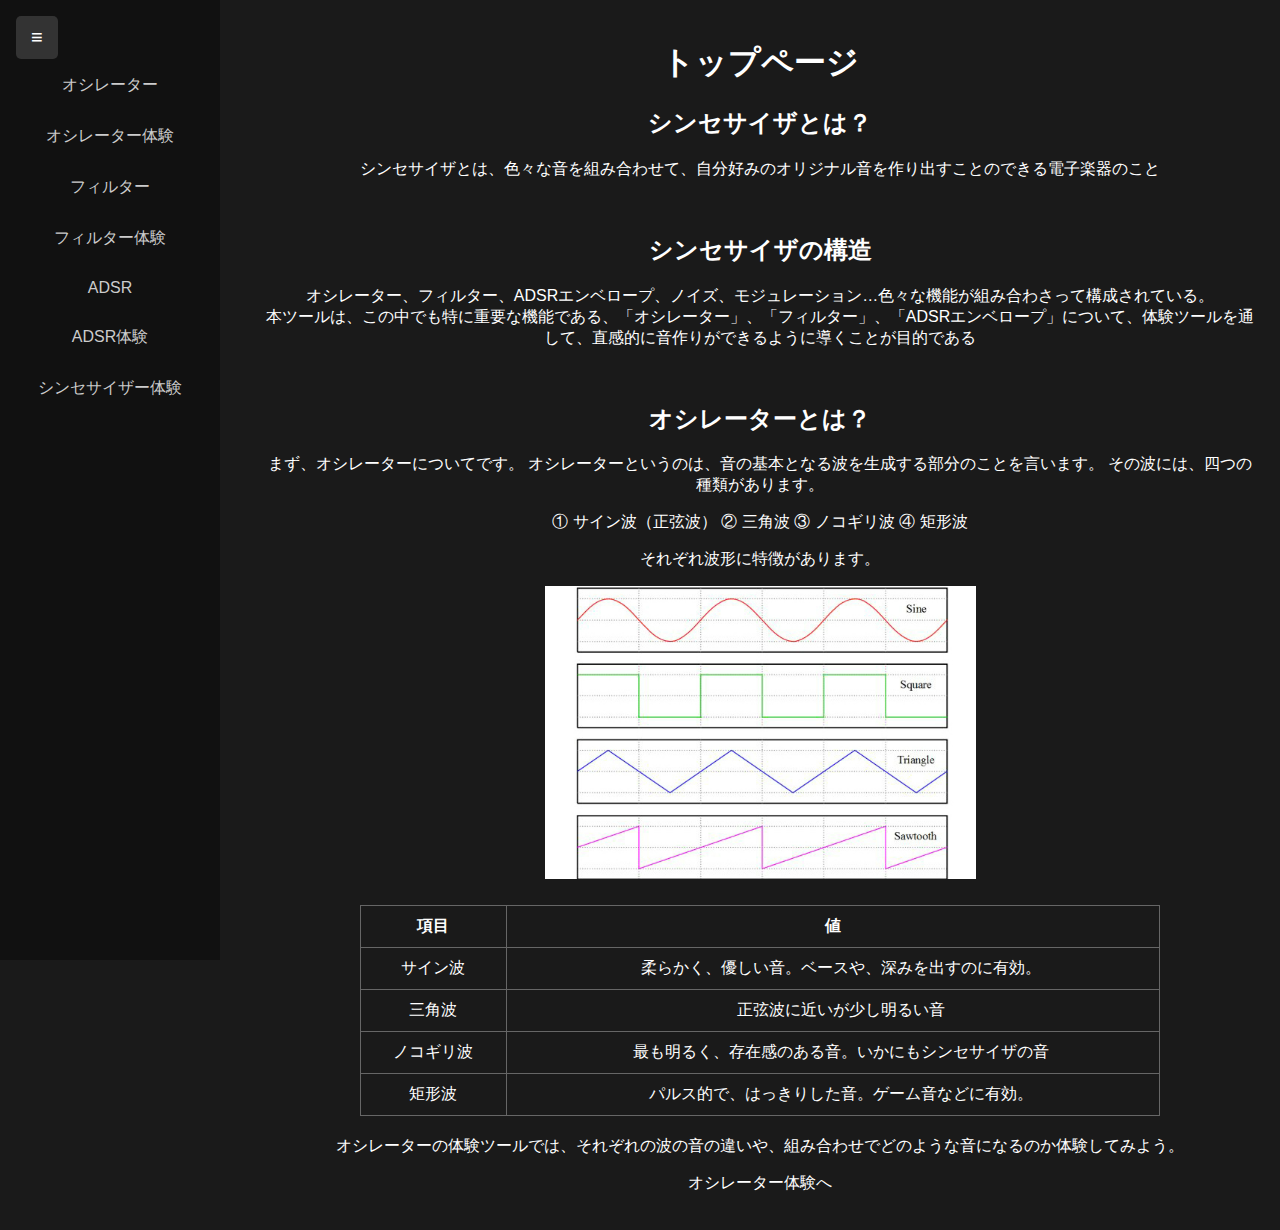
<file: index.html>
﻿<!DOCTYPE html>
<html lang="ja">
<head>
  <meta charset="UTF-8">
  <title>トップページ</title>
  <link rel="stylesheet" href="sidebar.css">
  <script src="sidebar.js" defer></script>
<style>
    body {
      font-family: sans-serif;
      text-align: center;
      
    }
   table {
    border-collapse: collapse;
    margin: 20px auto; /* ← テーブル全体を中央表示 */
    width: 80%;
  }
    th, td {
    border: 1px solid #666;
    padding: 10px;
    text-align: center;       /* ← 横方向中央揃え */
    vertical-align: middle;   /* ← 縦方向中央揃え */
  }
</style>
</head>
<body>

  <!-- 折りたたみボタン -->
  <button id="sidebarToggle">≡</button>

  <!-- サイドバー（目次） -->
  <div id="sidebar" class="">
    <a href="index.html">オシレーター</a>
	<a href="oscillator.html">オシレーター体験</a>
    <a href="page1.html">フィルター</a>
	<a href="filter.html">フィルター体験</a>
    <a href="page2.html">ADSR</a>
	<a href="ADSR.html">ADSR体験</a>
	<a href="synthe-taiken.html">シンセサイザー体験</a>
  </div>

  <!-- メインコンテンツ -->
  <div style="margin-left:240px; padding:20px;">
    <h1>トップページ</h1>
    <h2>シンセサイザとは？</h2>
	 <p>シンセサイザとは、色々な音を組み合わせて、自分好みのオリジナル音を作り出すことのできる電子楽器のこと</p>
</br>
    <h2>シンセサイザの構造</h2>
	 <p>オシレーター、フィルター、ADSRエンベロープ、ノイズ、モジュレーション…色々な機能が組み合わさって構成されている。</br>本ツールは、この中でも特に重要な機能である、「オシレーター」、「フィルター」、「ADSRエンベロープ」について、体験ツールを通して、直感的に音作りができるように導くことが目的である</p>
</br>  
<h2>オシレーターとは？</h2>
 <p>まず、オシレーターについてです。
オシレーターというのは、音の基本となる波を生成する部分のことを言います。
その波には、四つの種類があります。
</p>
<p>①	サイン波（正弦波）
②	三角波
③	ノコギリ波
④	矩形波
</p>
<p>それぞれ波形に特徴があります。</p>

<img src="wave.png">
<table>
  <tr>
    <th>項目</th>
    <th>値</th>
  </tr>
  <tr>
    <td>サイン波　</td>
    <td>　柔らかく、優しい音。ベースや、深みを出すのに有効。</td>
  </tr>
  <tr>
    <td>三角波　</td>
    <td>　正弦波に近いが少し明るい音</td>
  </tr>
　<tr>
    <td>ノコギリ波</td>
    <td>　最も明るく、存在感のある音。いかにもシンセサイザの音</td>
  </tr>
　<tr>
    <td>矩形波　</td>
    <td>　パルス的で、はっきりした音。ゲーム音などに有効。</td>
  </tr>
</table>


<p>オシレーターの体験ツールでは、それぞれの波の音の違いや、組み合わせでどのような音になるのか体験してみよう。</p>
<p onclick="location.href='oscillator.html'" style="cursor: pointer;">
   オシレーター体験へ
</p>
</div>

</body>
</html>
</file>
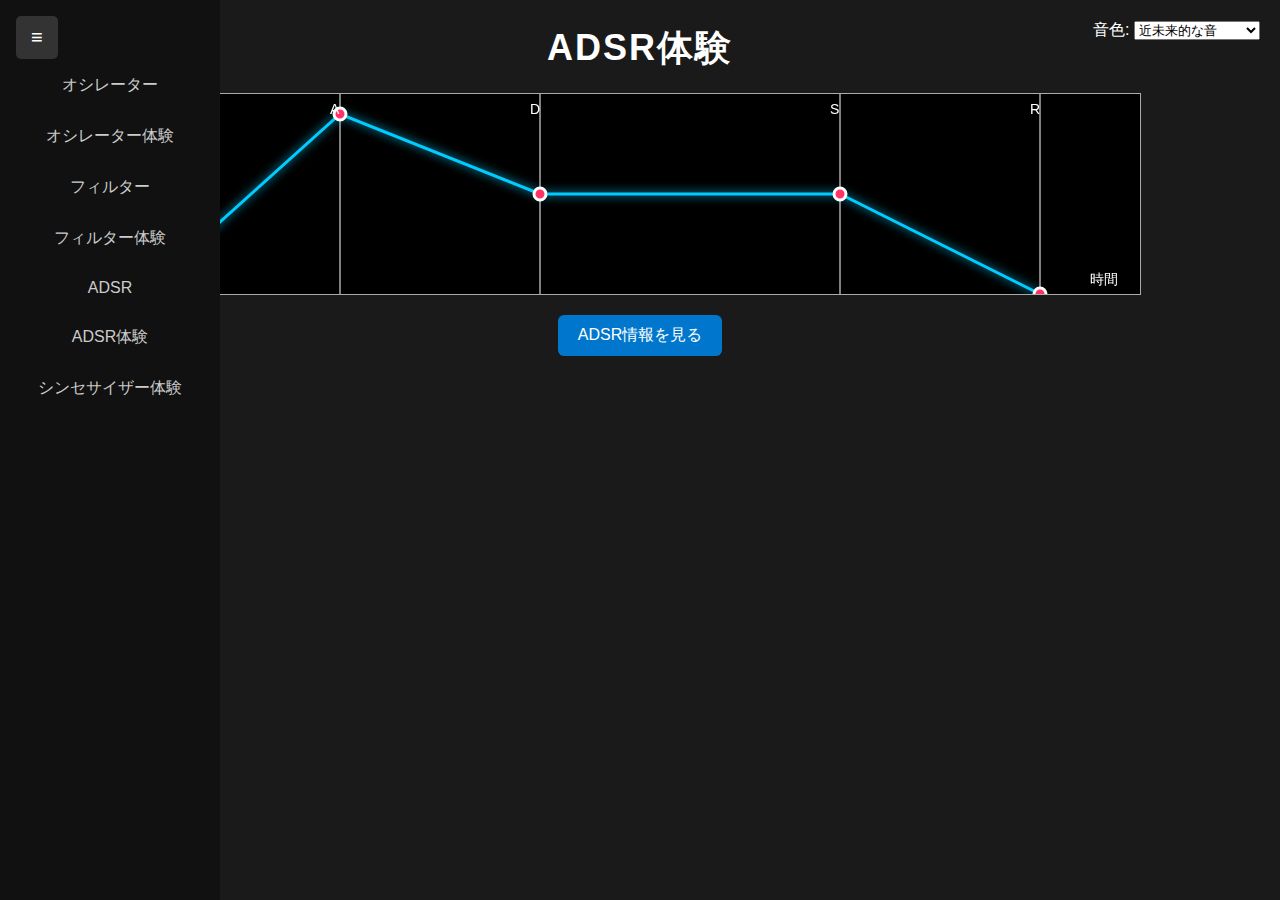
<file: ADSR.html>
﻿<!DOCTYPE html>
<html lang="ja">
<head>
  <meta charset="UTF-8">
  <title>ADSR体験</title>
<link rel="stylesheet" href="sidebar.css">
  <script src="sidebar.js" defer></script>
  <style>
    body {
      font-family: sans-serif;
      text-align: center;
      
    }
   table {
    border-collapse: collapse;
    margin: 20px auto; /* ← テーブル全体を中央表示 */
    width: 80%;
  }
    th, td {
    border: 1px solid #666;
    padding: 10px;
    text-align: center;       /* ← 横方向中央揃え */
    vertical-align: middle;   /* ← 縦方向中央揃え */
  }
	{
      font-family: "Segoe UI", sans-serif;
      background: #f4f4f4;
      padding: 20px;
    }

    h1 {
      text-align: center;
      font-size: 36px;
      font-weight: bold;
      letter-spacing: 2px;
      
      font-family: "Segoe UI", sans-serif;
      margin-bottom: 10px;
    }

    canvas {
      display: block;
      margin: 20px auto;
      width: 1000px;
      height: 200px;
      background: black;
      transition: none;
      border: 1px solid #aaa;
    }

    .controls {
      text-align: center;
    }

    .top-right {
      position: absolute;
      top: 20px;
      right: 20px;
    }

    #adsrInfoBtn {
      display: block;
      margin: 20px auto;
      padding: 10px 20px;
      font-size: 16px;
      background-color: #0077cc;
      color: white;
      border: none;
      border-radius: 6px;
      cursor: pointer;
    }

    #adsrInfo {
      text-align: center;
      font-family: monospace;
      margin-top: 10px;
      font-size: 15px;
    }
  </style>
  <meta name="viewport" content="width=device-width, initial-scale=1.0, user-scalable=no">

</head>
<body>
<!-- 折りたたみボタン -->
  <button id="sidebarToggle">≡</button>

  <!-- サイドバー（目次） -->
  <div id="sidebar" class="">
    <a href="index.html">オシレーター</a>
	<a href="oscillator.html">オシレーター体験</a>
    <a href="page1.html">フィルター</a>
	<a href="filter.html">フィルター体験</a>
    <a href="page2.html">ADSR</a>
	<a href="ADSR.html">ADSR体験</a>
	<a href="synthe-taiken.html">シンセサイザー体験</a>
  </div>
  <h1>ADSR体験</h1>

  <div class="top-right">
    <label for="soundType">音色:</label>
    <select id="soundType">
      <option value="futuristic">近未来的な音</option>
      <option value="classic">クラシックシンセ</option>
      <option value="bright">明るい音</option>
      <option value="retro">レトロゲーム音</option>
      <option value="pad">シンセパッド</option>
      <option value="bass">ベースサウンド</option>
      <option value="lead">リードサウンド</option>
      <option value="organ">オルガン風</option>
      <option value="plucked">プラック音</option>
      <option value="soft">柔らかい音</option>
    </select>
  </div>

  <canvas id="adsrCanvas" width="1000" height="200"></canvas>

  <button id="adsrInfoBtn">ADSR情報を見る</button>
  <div id="adsrInfo"></div>

  <script>
    const canvas = document.getElementById("adsrCanvas");
    const ctx = canvas.getContext("2d");
    const audioCtx = new (window.AudioContext || window.webkitAudioContext)();

    let points = [
      { x: 0, y: canvas.height },
      { x: 200, y: 20 },
      { x: 400, y: 100 },
      { x: 700, y: 100 },
      { x: 900, y: canvas.height }
    ];

    let draggingPoint = null;
    let wasDragged = false;
    let currentOscillator = null;
    let currentLFO = null;

    canvas.addEventListener("pointerdown", onPointerDown);
    canvas.addEventListener("pointermove", onPointerMove);
    window.addEventListener("pointerup", (e) => {
  if (draggingPoint !== null) {
    if (wasDragged) {
      stopCurrentSound();
      playEnvelopeFromGraph();
    }
    draggingPoint = null;
    wasDragged = false;
  }
});


function stopCurrentSound() {
  if (currentOscillator) {
    try {
      currentOscillator.stop();
    } catch (e) {}
    currentOscillator.disconnect();
    currentOscillator = null;
  }
  if (currentLFO) {
    try {
      currentLFO.stop();
    } catch (e) {}
    currentLFO.disconnect();
    currentLFO = null;
  }
}








function onPointerDown(e) {
  // ここで再開（スマホ対応）
  if (audioCtx.state === 'suspended') {
    audioCtx.resume();
  }

  const pos = getMousePos(e);
  for (let i = 1; i < points.length; i++) {
    const dx = pos.x - points[i].x;
    const dy = pos.y - points[i].y;
    if (dx * dx + dy * dy < 100) {
      draggingPoint = i;
      wasDragged = false;
      break;
    }
  }
}




    function getGraphColor(soundType) {
  const colorMap = {
    futuristic: "#00ccff",
    classic: "#ffcc00",
    bright: "#66ff66",
    retro: "#ff6699",
    pad: "#ccccff",
    bass: "#ff884d",
    lead: "#ff4444",
    organ: "#66ffff",
    plucked: "#ffff66",
    soft: "#eeeeee"
  };
  return colorMap[soundType] || "#00ccff"; // デフォルト色
}

    function onPointerMove(e) {
      if (draggingPoint === null) return;
      wasDragged = true;
      const pos = getMousePos(e);
      const minX = draggingPoint > 0 ? points[draggingPoint - 1].x + 10 : 0;
      const maxX = draggingPoint < points.length - 1 ? points[draggingPoint + 1].x - 10 : canvas.width;
      points[draggingPoint].x = Math.max(minX, Math.min(maxX, pos.x));

      if (draggingPoint === 2 || draggingPoint === 3) {
        const newY = Math.max(0, Math.min(canvas.height, pos.y));
        points[draggingPoint].y = newY;
        if (draggingPoint === 3) points[2].y = newY;
        if (draggingPoint === 2) points[3].y = newY;
      }

      drawADSR();
    }

    function getMousePos(e) {
      const rect = canvas.getBoundingClientRect();
      return {
        x: e.clientX - rect.left,
        y: e.clientY - rect.top
      };
    }

    function drawADSR() {
  ctx.clearRect(0, 0, canvas.width, canvas.height);

  // 現在の音色に応じた色を取得
  const soundType = document.getElementById("soundType").value;
  const graphColor = getGraphColor(soundType);

  // 縦線（白）
  ctx.strokeStyle = "white";
  ctx.lineWidth = 1;
  for (let i = 1; i < points.length; i++) {
    ctx.beginPath();
    ctx.moveTo(points[i].x, 0);
    ctx.lineTo(points[i].x, canvas.height);
    ctx.stroke();
  }

  // ADSRライン
  ctx.beginPath();
  ctx.moveTo(points[0].x, points[0].y);
  for (let i = 1; i < points.length; i++) {
    ctx.lineTo(points[i].x, points[i].y);
  }
  ctx.strokeStyle = graphColor;
  ctx.lineWidth = 3;
  ctx.shadowBlur = 10;
  ctx.shadowColor = graphColor;
  ctx.stroke();
  ctx.shadowBlur = 0;

  // ポイント描画（そのまま）
  for (let i = 1; i < 5; i++) {
    ctx.beginPath();
    ctx.arc(points[i].x, points[i].y, 6, 0, Math.PI * 2);
    ctx.fillStyle = "#ff3366";
    ctx.fill();
    ctx.strokeStyle = "#fff";
    ctx.stroke();
  }

  // ラベルと軸ラベル（そのまま）
  ctx.fillStyle = "white";
  ctx.font = "14px sans-serif";
  ctx.fillText("A", points[1].x - 10, 20);
  ctx.fillText("D", points[2].x - 10, 20);
  ctx.fillText("S", points[3].x - 10, 20);
  ctx.fillText("R", points[4].x - 10, 20);

  ctx.save();
  ctx.translate(20, canvas.height / 2);
  ctx.rotate(-Math.PI / 2);
  ctx.textAlign = "center";
  ctx.fillText("音量", 0, 0);
  ctx.restore();
  ctx.fillText("時間", canvas.width - 50, canvas.height - 10);
}


    function getADSRFromGraph() {
      const unitTime = 0.005;
      const height = canvas.height;
      const a = (points[1].x - points[0].x) * unitTime;
      const d = (points[2].x - points[1].x) * unitTime;
      const s = 1 - (points[2].y / height);
      const sustainDuration = (points[3].x - points[2].x) * unitTime;
      const r = (points[4].x - points[3].x) * unitTime;
      return { a, d, s, sustainDuration, r };
    }

    function playEnvelopeFromGraph() {
      stopCurrentSound();
      const { a, d, s, sustainDuration, r } = getADSRFromGraph();
      const now = audioCtx.currentTime;
      const soundType = document.getElementById("soundType").value;

      const gain = audioCtx.createGain();
      gain.gain.setValueAtTime(0, now);
      gain.connect(audioCtx.destination);

      const osc = audioCtx.createOscillator();
      let lfo = null;
      let lfoGain = null;

      if (soundType === "futuristic") {
        osc.type = "sawtooth";
        lfo = audioCtx.createOscillator();
        lfo.frequency.setValueAtTime(12, now);
        lfoGain = audioCtx.createGain();
        lfoGain.gain.setValueAtTime(40, now);
        lfo.connect(lfoGain).connect(osc.detune);
        lfo.start(now);
        lfo.stop(now + a + d + sustainDuration + r);
      } else {
        osc.type = {
          classic: "square",
          bright: "triangle",
          retro: "square",
          pad: "sine",
          bass: "sawtooth",
          lead: "sawtooth",
          organ: "triangle",
          plucked: "square",
          soft: "sine"
        }[soundType] || "sine";
      }

      osc.connect(gain);
      osc.start(now);
      osc.stop(now + a + d + sustainDuration + r);
      gain.gain.linearRampToValueAtTime(0.3, now + a);
      gain.gain.linearRampToValueAtTime(s * 0.3, now + a + d);
      gain.gain.setValueAtTime(s * 0.3, now + a + d + sustainDuration);
      gain.gain.linearRampToValueAtTime(0, now + a + d + sustainDuration + r);

      currentOscillator = osc;
      currentLFO = lfo;
    }

    // $2705 ADSR情報ボタン機能
    document.getElementById("adsrInfoBtn").addEventListener("click", () => {
  const { a, d, s, sustainDuration, r } = getADSRFromGraph();
  document.getElementById("adsrInfo").innerHTML =
    `アタック：${a.toFixed(3)} 秒<br>` +
    `ディケイ：${d.toFixed(3)} 秒<br>` +
    `サステイン：${(s * 100).toFixed(1)} %<br>` +
    `サステイン時間：${sustainDuration.toFixed(3)} 秒<br>` +
    `リリース：${r.toFixed(3)} 秒`;
});

document.getElementById("soundType").addEventListener("change", () => {
  drawADSR();
});

    drawADSR();

    // スマホ操作でもスクロールさせない
canvas.addEventListener("touchstart", e => e.preventDefault(), { passive: false });
canvas.addEventListener("touchmove", e => e.preventDefault(), { passive: false });

// pointerupをcanvasとwindow両方で受け取る
canvas.addEventListener("pointerup", onPointerUp);
window.addEventListener("pointerup", onPointerUp);

function onPointerUp(e) {
  if (draggingPoint !== null) {
    if (wasDragged) {
      stopCurrentSound();
      playEnvelopeFromGraph();
    }
    draggingPoint = null;
    wasDragged = false;
  }
}

  </script>
</body>
</html>
</file>
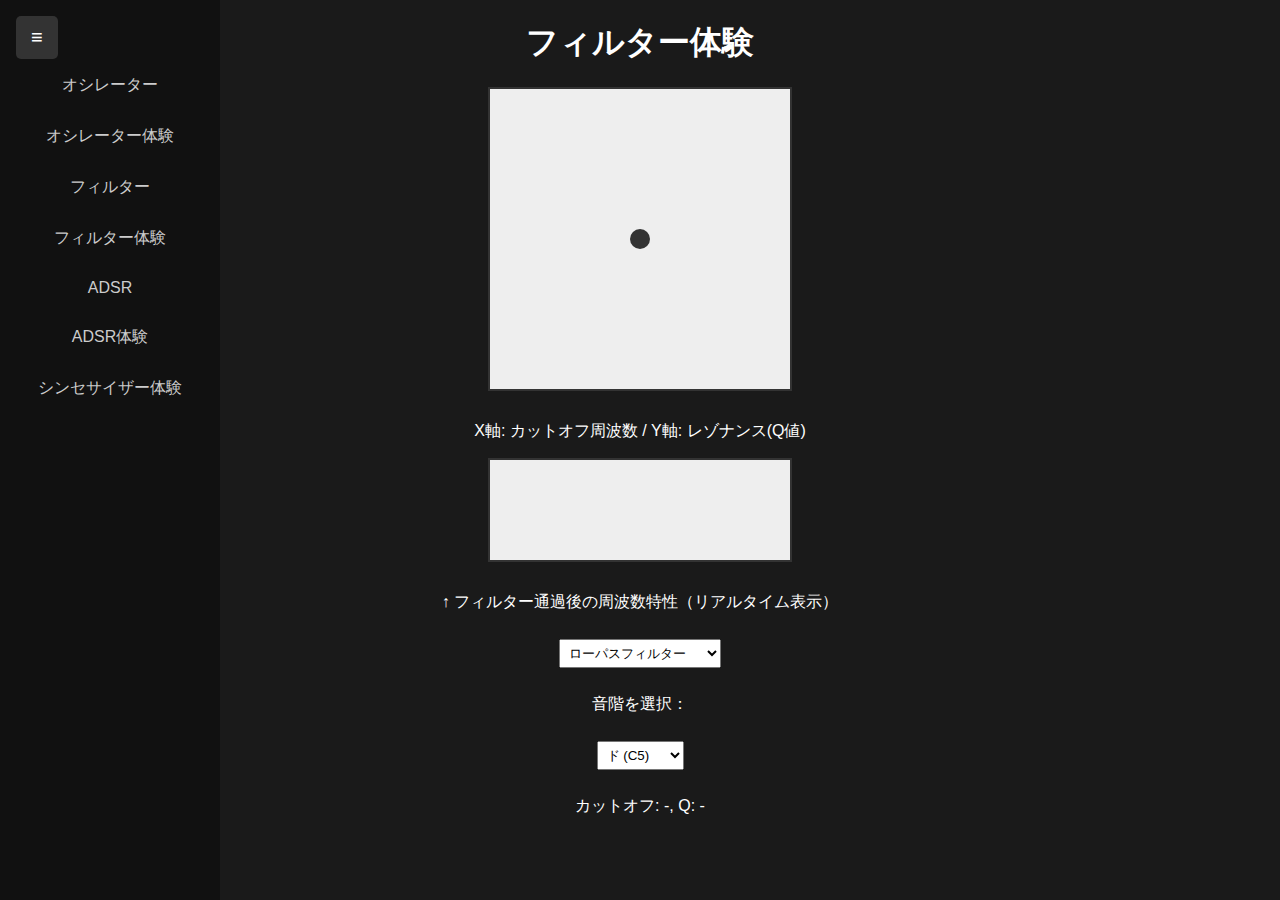
<file: filter.html>
﻿
<!DOCTYPE html>
<html lang="ja">
<head>
  <meta charset="UTF-8" />
  <title>filter taikenn</title>
 <link rel="stylesheet" href="sidebar.css">
  <script src="sidebar.js" defer></script>
  <style>
    body { text-align: center; font-family: sans-serif; }
    #xy-pad, #spectrum {
      border: 2px solid #333;
      background: #eee;
      touch-action: none;
      margin-bottom: 10px;
    }
    select {
      margin: 10px;
      padding: 5px;
    }
  </style>
</head>
<body>
<!-- 折りたたみボタン -->
  <button id="sidebarToggle">≡</button>

  <!-- サイドバー（目次） -->
  <div id="sidebar" class="">
    <a href="index.html">オシレーター</a>
	<a href="oscillator.html">オシレーター体験</a>
    <a href="page1.html">フィルター</a>
	<a href="filter.html">フィルター体験</a>
    <a href="page2.html">ADSR</a>
	<a href="ADSR.html">ADSR体験</a>
	<a href="synthe-taiken.html">シンセサイザー体験</a>
  </div>
  <h1>フィルター体験</h1>

  <canvas id="xy-pad" width="300" height="300"></canvas>
  <p>X軸: カットオフ周波数 / Y軸: レゾナンス(Q値)</p>

  <canvas id="spectrum" width="300" height="100"></canvas>
  <p>↑ フィルター通過後の周波数特性（リアルタイム表示）</p>

  <select name="フィルターを選択" id="selectfilter">
  <option value="bandpass">バンドパスフィルター</option>
  <option value="lowpass" selected>ローパスフィルター</option>
  <option value="highpass">ハイパスフィルター</option>
</select>


  <p>音階を選択：</p>
  <select id="noteSelect">
    <option value="261.63">ド (C4)</option>
    <option value="293.66">レ (D4)</option>
    <option value="329.63">ミ (E4)</option>
    <option value="349.23">ファ (F4)</option>
    <option value="392.00">ソ (G4)</option>
    <option value="440.00">ラ (A4)</option>
    <option value="493.88">シ (B4)</option>
    <option value="523.25" selected>ド (C5)</option>
  </select>

  <p id="filterInfo">カットオフ: -, Q: -</p>

  <script>
    const audioCtx = new (window.AudioContext || window.webkitAudioContext)();
    let osc, filter, analyser, filtertype;
    let currentNoteFreq = 523.25;
    const noteSelect = document.getElementById("noteSelect");

    noteSelect.addEventListener("change", () => {
      currentNoteFreq = parseFloat(noteSelect.value);
    });

    function setupSynth() {
      osc = audioCtx.createOscillator();
      filter = audioCtx.createBiquadFilter();
      analyser = audioCtx.createAnalyser();
      analyser.fftSize = 512;

      osc.type = 'sawtooth';
      osc.frequency.value = currentNoteFreq;
      filtertype = document.getElementById('selectfilter');
      filter.type = filtertype.value;

      osc.connect(filter).connect(analyser).connect(audioCtx.destination);
    }

    const canvas = document.getElementById('xy-pad');
    const ctx = canvas.getContext('2d');
    const spectrumCanvas = document.getElementById('spectrum');
    const spectrumCtx = spectrumCanvas.getContext('2d');

    let dragging = false;
    let animationId;

    canvas.addEventListener('mousedown', startDrag);
    canvas.addEventListener('mousemove', drag);
    canvas.addEventListener('mouseup', stopDrag);
    canvas.addEventListener('mouseleave', stopDrag);

    canvas.addEventListener('touchstart', (e) => { e.preventDefault(); startDrag(e.touches[0]); });
    canvas.addEventListener('touchmove', (e) => { e.preventDefault(); drag(e.touches[0]); });
    canvas.addEventListener('touchend', stopDrag);

    function startDrag(e) {
      dragging = true;
      setupSynth();
      drag(e);
      osc.start();
      drawSpectrum();  // 周波数スペクトル描画を開始
    }

    function drag(e) {
      if (!dragging) return;

      const rect = canvas.getBoundingClientRect();
      const x = (e.clientX - rect.left) / rect.width;
      const y = (e.clientY - rect.top) / rect.height;

      const minFreq = 20;
      const maxFreq = 20000;
      const cutoffFreq = minFreq + x * (maxFreq - minFreq);

      const qMin = 0.01;
      const qMax = 10;
      const qValue = qMin + (1 - y) * (qMax - qMin);

      if (filter) {
        filter.frequency.value = cutoffFreq;
        filter.Q.value = qValue;
      }

      document.getElementById('filterInfo').textContent =
        `カットオフ: ${cutoffFreq.toFixed(1)} Hz, Q: ${qValue.toFixed(2)}`;

      drawPad(x, y);
    }

    function stopDrag() {
      dragging = false;
      if (osc) {
        osc.stop();
        osc.disconnect();
        filter.disconnect();
        analyser.disconnect();
        osc = null;
        cancelAnimationFrame(animationId);
      }
    }

    function drawPad(x, y) {
      ctx.clearRect(0, 0, canvas.width, canvas.height);
      ctx.fillStyle = '#eee';
      ctx.fillRect(0, 0, canvas.width, canvas.height);
      ctx.fillStyle = '#333';
      ctx.beginPath();
      ctx.arc(x * canvas.width, y * canvas.height, 10, 0, Math.PI * 2);
      ctx.fill();
    }

    function drawSpectrum() {
      const bufferLength = analyser.frequencyBinCount;
      const dataArray = new Uint8Array(bufferLength);

      function draw() {
        animationId = requestAnimationFrame(draw);

        analyser.getByteFrequencyData(dataArray);

        spectrumCtx.clearRect(0, 0, spectrumCanvas.width, spectrumCanvas.height);
        spectrumCtx.fillStyle = '#eee';
        spectrumCtx.fillRect(0, 0, spectrumCanvas.width, spectrumCanvas.height);

        const barWidth = spectrumCanvas.width / bufferLength;

        for (let i = 0; i < bufferLength; i++) {
          const barHeight = dataArray[i] / 256 * spectrumCanvas.height;
          spectrumCtx.fillStyle = 'black';
          spectrumCtx.fillRect(i * barWidth, spectrumCanvas.height - barHeight, barWidth, barHeight);
        }
      }

      draw();
    }

    drawPad(0.5, 0.5);
  </script>
</body>
</html>
</file>
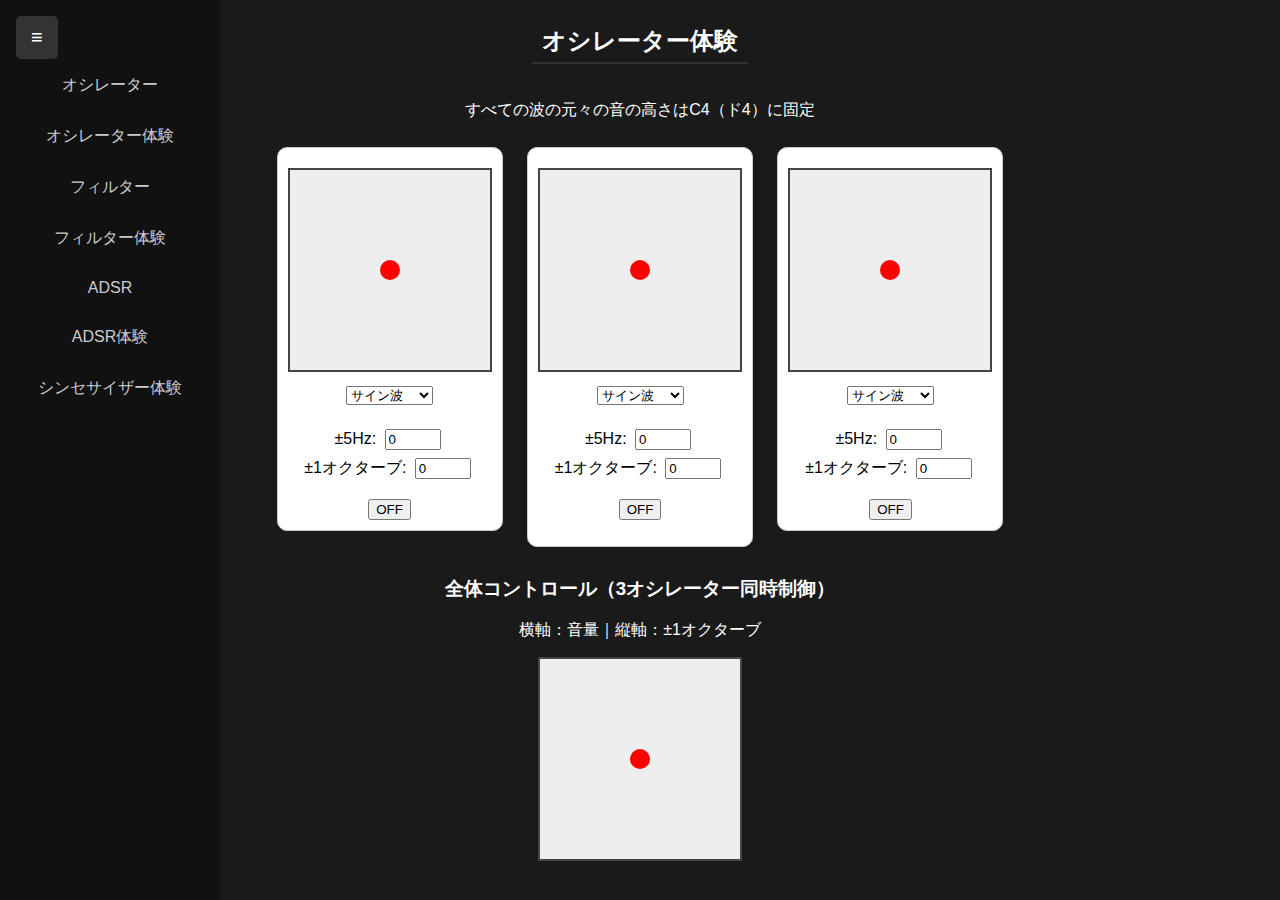
<file: oscillator.html>
<!DOCTYPE html>
<html lang="ja">
<head>
  <meta charset="UTF-8" />
  <title>オシレーター体験</title>
<link rel="stylesheet" href="sidebar.css">
  <script src="sidebar.js" defer></script>
  <style>
    body {
      font-family: sans-serif;
      text-align: center;
      
    }

    .oscillator {
      display: inline-block;
      border: 1px solid #ccc;
      padding: 10px;
      margin: 10px;
      background: #fff;
      border-radius: 10px;
    }

    .pad {
      position: relative;
      width: 200px;
      height: 200px;
      border: 2px solid #444;
      background: #eee;
      margin: 10px auto;
      touch-action: none;
    }

    .dot {
      width: 20px;
      height: 20px;
      border-radius: 50%;
      background: red;
      position: absolute;
      top: 90px;
      left: 90px;
    }

    select, input[type="number"] {
      margin: 4px;
    }

    h2 {
      border-bottom: 2px solid #333;
      display: inline-block;
      padding: 5px 10px;
      margin-top: 20px;
    }
  </style>
</head>
<body>
<!-- 折りたたみボタン -->
  <button id="sidebarToggle">≡</button>

  <!-- サイドバー（目次） -->
  <div id="sidebar" class="">
    <a href="index.html">オシレーター</a>
	<a href="oscillator.html">オシレーター体験</a>
    <a href="page1.html">フィルター</a>
	<a href="filter.html">フィルター体験</a>
    <a href="page2.html">ADSR</a>
	<a href="ADSR.html">ADSR体験</a>
	<a href="synthe-taiken.html">シンセサイザー体験</a>
  </div>

  <h2>オシレーター体験</h2>
  <p>すべての波の元々の音の高さはC4（ド4）に固定</p>

  <div id="oscillators">
    
  <!-- オシレーター1 -->
  <div class="oscillator" id="osc1">
    <div class="pad" data-index="0">
      <div class="dot"></div>
    </div>
    <select class="waveform">
      <option value="sine">サイン波</option>
      <option value="triangle">三角波</option>
      <option value="sawtooth">ノコギリ波</option>
      <option value="square">矩形波</option>
    </select><br>
    <p style="color: black;">±5Hz: <input type="number" class="freqOffset" value="0" min="-5" max="5"><br>
    ±1オクターブ: <input type="number" class="octaveOffset" value="0" min="-1" max="1"><br></p>
    <button class="toggleBtn">OFF</button>
  </div>

  <!-- オシレーター2・3も同様に toggleBtn 追加 -->
  <div class="oscillator" id="osc2">
    <div class="pad" data-index="1">
      <div class="dot"></div>
    </div>
    <select class="waveform">
      <option value="sine">サイン波</option>
      <option value="triangle">三角波</option>
      <option value="sawtooth">ノコギリ波</option>
      <option value="square">矩形波</option>
    </select><br>
    <p style="color: black;">±5Hz: <input type="number" class="freqOffset" value="0" min="-5" max="5"><br>
    ±1オクターブ: <input type="number" class="octaveOffset" value="0" min="-1" max="1"><br><p>
    <button class="toggleBtn">OFF</button>
  </div>

  <div class="oscillator" id="osc3">
    <div class="pad" data-index="2">
      <div class="dot"></div>
    </div>
    <select class="waveform">
      <option value="sine">サイン波</option>
      <option value="triangle">三角波</option>
      <option value="sawtooth">ノコギリ波</option>
      <option value="square">矩形波</option>
    </select><br>
    <p style="color: black;">±5Hz: <input type="number" class="freqOffset" value="0" min="-5" max="5"><br>
    ±1オクターブ: <input type="number" class="octaveOffset" value="0" min="-1" max="1"><br></p>
    <button class="toggleBtn">OFF</button>
  </div>
</div>

   

  <h3>全体コントロール（3オシレーター同時制御）</h3>
  <p>横軸：音量｜縦軸：±1オクターブ</p>
  <div class="pad" id="globalPad">
    <div class="dot"></div>
  </div>

  <script>
    const context = new (window.AudioContext || window.webkitAudioContext)();
const baseFreq = 261.63; // C4
const oscData = [];

// 初期化
document.querySelectorAll('.oscillator').forEach((el, i) => {
  const toggleBtn = el.querySelector('.toggleBtn');
  oscData[i] = {
    oscillator: null,
    gainNode: null,
    waveform: el.querySelector('.waveform'),
    freqOffset: el.querySelector('.freqOffset'),
    octaveOffset: el.querySelector('.octaveOffset'),
    dot: el.querySelector('.dot'),
    volume: 0.5,
    pitchRatio: 1,
    isOn: false,
    toggleBtn: toggleBtn
  };

  toggleBtn.addEventListener("click", () => {
    oscData[i].isOn = !oscData[i].isOn;
    toggleBtn.textContent = oscData[i].isOn ? "ON" : "OFF";
    if (!oscData[i].isOn) stopOscillator(i);
  });
});

function getFrequency(i) {
  const offset = Number(oscData[i].freqOffset.value);
  const oct = Math.pow(2, Number(oscData[i].octaveOffset.value));
  return (baseFreq + offset) * oct * oscData[i].pitchRatio;
}

function updateOscillator(i) {
  const data = oscData[i];
  if (!data.isOn) return;

  const wave = data.waveform.value;
  if (!data.oscillator) {
    const osc = context.createOscillator();
    const gain = context.createGain();
    osc.type = wave;
    osc.frequency.value = getFrequency(i);
    gain.gain.setValueAtTime(0.0001, context.currentTime);
    osc.connect(gain).connect(context.destination);
    osc.start();

    data.oscillator = osc;
    data.gainNode = gain;
  }

  data.oscillator.frequency.setValueAtTime(getFrequency(i), context.currentTime);
  data.gainNode.gain.linearRampToValueAtTime(data.volume, context.currentTime + 0.05);
}

function stopOscillator(i) {
  const data = oscData[i];
  if (data.oscillator) {
    data.gainNode.gain.linearRampToValueAtTime(0.0001, context.currentTime + 0.1);
    setTimeout(() => {
      data.oscillator.stop();
      data.oscillator.disconnect();
      data.gainNode.disconnect();
      data.oscillator = null;
    }, 200);
  }
}

function handlePad(pad, index, e) {
  const rect = pad.getBoundingClientRect();
  let x = e.clientX - rect.left;
  let y = e.clientY - rect.top;
  x = Math.max(0, Math.min(x, rect.width));
  y = Math.max(0, Math.min(y, rect.height));

  const volume = x / rect.width;
  const pitchRatio = Math.pow(2, (1 - y / rect.height - 0.5) * 2); // ±1octave

  const dot = pad.querySelector('.dot');
  dot.style.left = `${x - 10}px`;
  dot.style.top = `${y - 10}px`;

  oscData[index].volume = volume;
  oscData[index].pitchRatio = pitchRatio;
  updateOscillator(index);
}

// パッド操作イベント
document.querySelectorAll('.pad').forEach((pad) => {
  if (pad.id === "globalPad") return;
  const index = parseInt(pad.dataset.index);
  let isDragging = false;

  pad.addEventListener('pointerdown', (e) => {
    isDragging = true;
    handlePad(pad, index, e);
  });

  pad.addEventListener('pointermove', (e) => {
    if (isDragging) handlePad(pad, index, e);
  });

  pad.addEventListener('pointerup', () => {
    isDragging = false;
    stopOscillator(index);
  });

  pad.addEventListener('pointerleave', () => {
    isDragging = false;
    stopOscillator(index);
  });
});


    // グローバルパッド制御（3つ同時）
    (() => {
      const pad = document.getElementById("globalPad");
      const dot = pad.querySelector('.dot');
      let dragging = false;

      pad.addEventListener('pointerdown', e => {
        dragging = true;
        handleGlobal(e);
      });

      pad.addEventListener('pointermove', e => {
        if (dragging) handleGlobal(e);
      });

      pad.addEventListener('pointerup', () => {
        dragging = false;
        oscData.forEach((_, i) => stopOscillator(i));
      });

      pad.addEventListener('pointerleave', () => {
        dragging = false;
        oscData.forEach((_, i) => stopOscillator(i));
      });

      function handleGlobal(e) {
        const rect = pad.getBoundingClientRect();
        let x = e.clientX - rect.left;
        let y = e.clientY - rect.top;
        x = Math.max(0, Math.min(x, rect.width));
        y = Math.max(0, Math.min(y, rect.height));

        dot.style.left = `${x - 10}px`;
        dot.style.top = `${y - 10}px`;

        const volume = x / rect.width;
        const pitchRatio = Math.pow(2, (1 - y / rect.height - 0.5) * 2); // ±1oct

        oscData.forEach((data, i) => {
          data.volume = volume;
          data.pitchRatio = pitchRatio;
          updateOscillator(i);
        });
      }
    })();

    // 波形など変更で即時反映
    document.querySelectorAll('.waveform, .freqOffset, .octaveOffset').forEach(input => {
      input.addEventListener('change', () => {
        oscData.forEach((_, i) => {
          if (oscData[i].oscillator) updateOscillator(i);
        });
      });
    });
  </script>
</body>
</html>
</file>
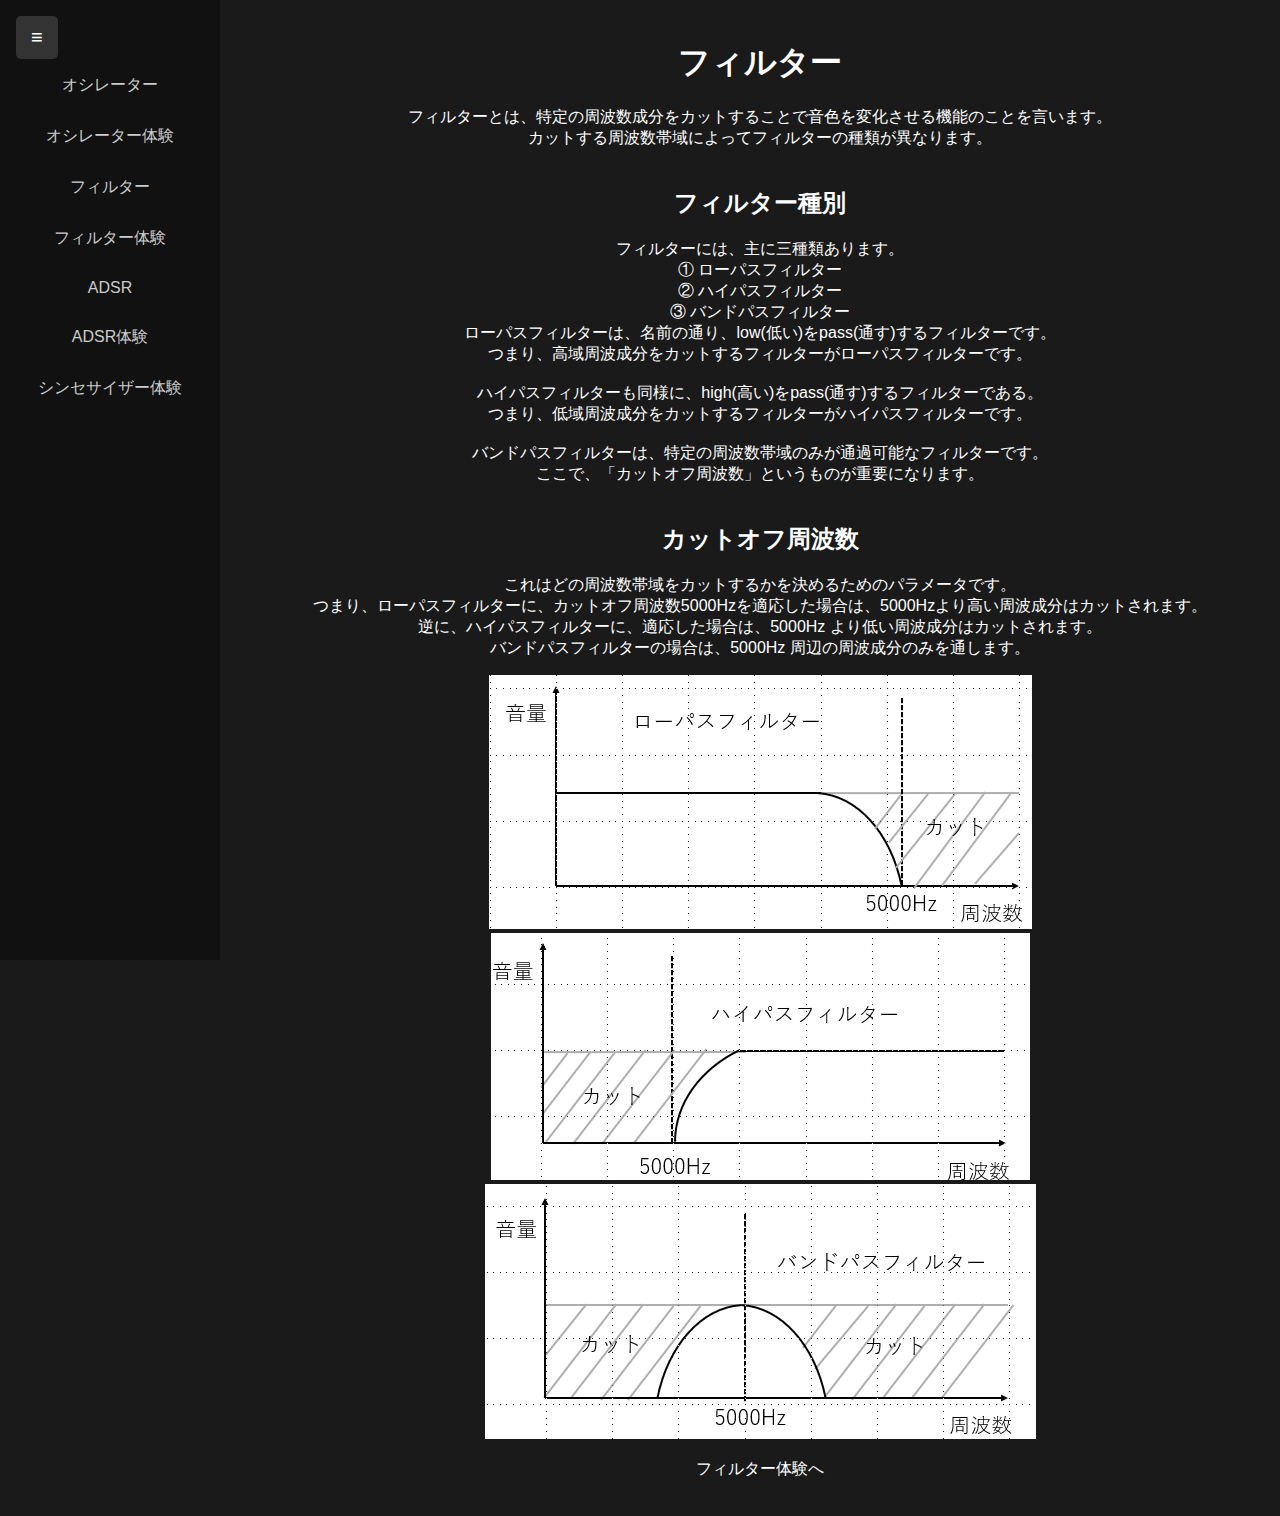
<file: page1.html>
﻿<!DOCTYPE html>
<html lang="ja">
<head>
  <meta charset="UTF-8">
  <title>トップページ</title>
  <link rel="stylesheet" href="sidebar.css">
  <script src="sidebar.js" defer></script>
<style>
    body {
      font-family: sans-serif;
      text-align: center;
      
    }
   table {
    border-collapse: collapse;
    margin: 20px auto; /* ← テーブル全体を中央表示 */
    width: 80%;
  }
    th, td {
    border: 1px solid #666;
    padding: 10px;
    text-align: center;       /* ← 横方向中央揃え */
    vertical-align: middle;   /* ← 縦方向中央揃え */
  }
</style>
</head>
<body>

  <!-- 折りたたみボタン -->
  <button id="sidebarToggle">≡</button>

  <!-- サイドバー（目次） -->
  <div id="sidebar" class="">
    <a href="index.html">オシレーター</a>
	<a href="oscillator.html">オシレーター体験</a>
    <a href="page1.html">フィルター</a>
	<a href="filter.html">フィルター体験</a>
    <a href="page2.html">ADSR</a>
	<a href="ADSR.html">ADSR体験</a>
	<a href="synthe-taiken.html">シンセサイザー体験</a>
  </div>

  <!-- メインコンテンツ -->
  <div style="margin-left:240px; padding:20px;">
<h1>フィルター</h1>
<p>フィルターとは、特定の周波数成分をカットすることで音色を変化させる機能のことを言います。</br>
カットする周波数帯域によってフィルターの種類が異なります。</br>
</br>
<h2>フィルター種別</h2>
フィルターには、主に三種類あります。</br>

①	ローパスフィルター</br>
②	ハイパスフィルター</br>
③	バンドパスフィルター</br>

ローパスフィルターは、名前の通り、low(低い)をpass(通す)するフィルターです。</br>
つまり、高域周波成分をカットするフィルターがローパスフィルターです。</br></br>
ハイパスフィルターも同様に、high(高い)をpass(通す)するフィルターである。</br>
つまり、低域周波成分をカットするフィルターがハイパスフィルターです。</br></br>
バンドパスフィルターは、特定の周波数帯域のみが通過可能なフィルターです。</br>

ここで、「カットオフ周波数」というものが重要になります。</br></br>
<h2>カットオフ周波数</h2>
これはどの周波数帯域をカットするかを決めるためのパラメータです。</br>
つまり、ローパスフィルターに、カットオフ周波数5000Hzを適応した場合は、5000Hzより高い周波成分はカットされます。</br>
逆に、ハイパスフィルターに、適応した場合は、5000Hz
より低い周波成分はカットされます。</br>
バンドパスフィルターの場合は、5000Hz
周辺の周波成分のみを通します。</br>
</p>
<img src="filter1.png">
</br>
<img src="filter2.png">
</br>
<img src="filter3.png">

<p onclick="location.href='filter.html'" style="cursor: pointer;">
   フィルター体験へ
</p>

<p></p>
<p></p>
<p></p>
<p></p>
</div>

</body>
</html>
</file>
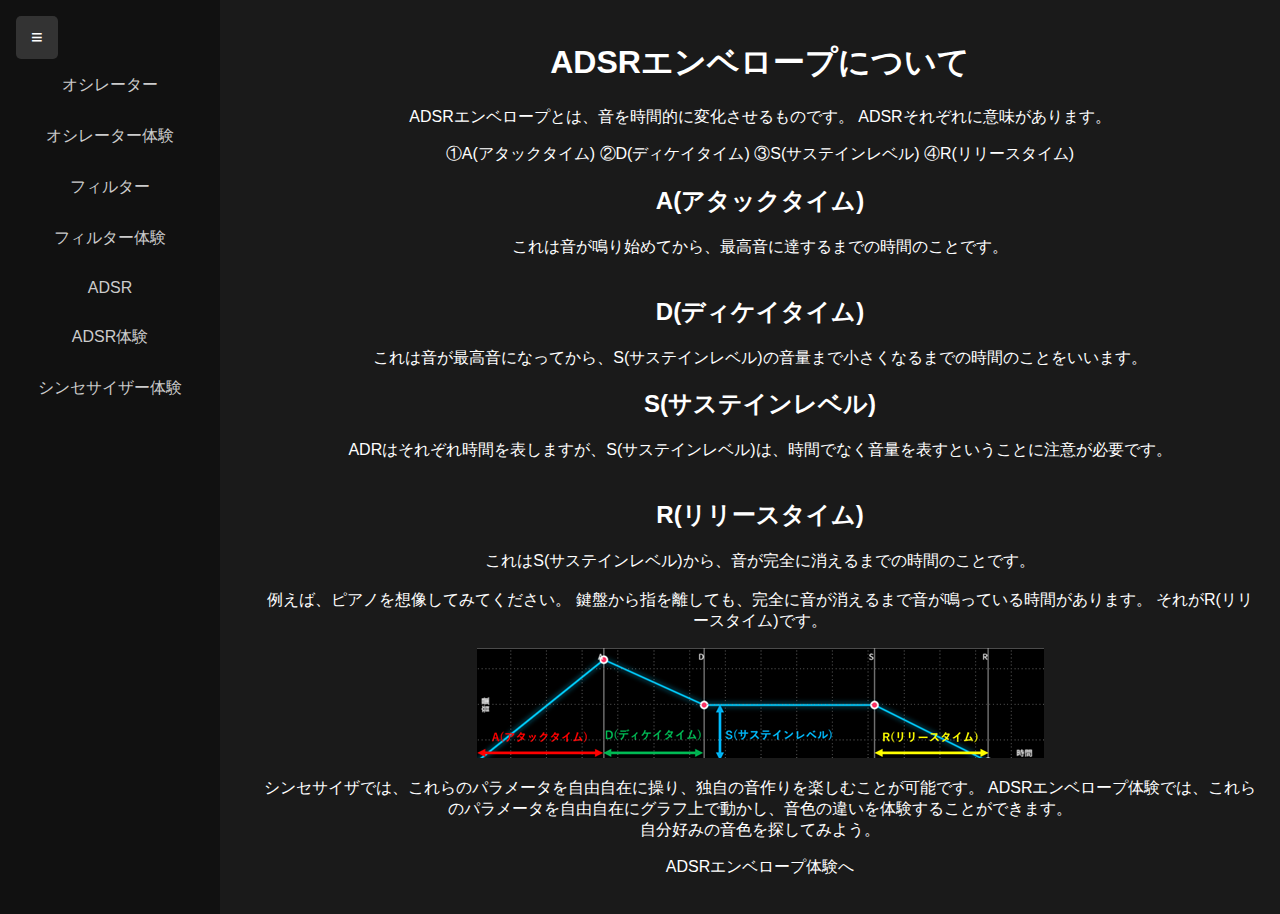
<file: page2.html>
﻿<!DOCTYPE html>
<html lang="ja">
<head>
  <meta charset="UTF-8">
  <title>トップページ</title>
  <link rel="stylesheet" href="sidebar.css">
  <script src="sidebar.js" defer></script>
<style>
    body {
      font-family: sans-serif;
      text-align: center;
      
    }
   table {
    border-collapse: collapse;
    margin: 20px auto; /* ← テーブル全体を中央表示 */
    width: 80%;
  }
    th, td {
    border: 1px solid #666;
    padding: 10px;
    text-align: center;       /* ← 横方向中央揃え */
    vertical-align: middle;   /* ← 縦方向中央揃え */
  }
</style>
</head>
<body>

  <!-- 折りたたみボタン -->
  <button id="sidebarToggle">≡</button>

  <!-- サイドバー（目次） -->
  <div id="sidebar" class="">
    <a href="index.html">オシレーター</a>
	<a href="oscillator.html">オシレーター体験</a>
    <a href="page1.html">フィルター</a>
	<a href="filter.html">フィルター体験</a>
    <a href="page2.html">ADSR</a>
	<a href="ADSR.html">ADSR体験</a>
	<a href="synthe-taiken.html">シンセサイザー体験</a>
  </div>

  <!-- メインコンテンツ -->
  <div style="margin-left:240px; padding:20px;">
<h1>ADSRエンベロープについて </h1>
<p>ADSRエンベロープとは、音を時間的に変化させるものです。 ADSRそれぞれに意味があります。 </p>
<p>①A(アタックタイム) 
②D(ディケイタイム) 
③S(サステインレベル) 
④R(リリースタイム) 
</p>
<p><h2>A(アタックタイム)</h2>これは音が鳴り始めてから、最高音に達するまでの時間のことです。</br></br>
 <h2>D(ディケイタイム)</h2>これは音が最高音になってから、S(サステインレベル)の音量まで小さくなるまでの時間のことをいいます。 </br>
<h2>S(サステインレベル)</h2>
ADRはそれぞれ時間を表しますが、S(サステインレベル)は、時間でなく音量を表すということに注意が必要です。 </br></br>
<h2>R(リリースタイム)</h2>これはS(サステインレベル)から、音が完全に消えるまでの時間のことです。 </br></br>
例えば、ピアノを想像してみてください。 鍵盤から指を離しても、完全に音が消えるまで音が鳴っている時間があります。 それがR(リリースタイム)です。 
</p>
<img src="ADSR.png">
<p>シンセサイザでは、これらのパラメータを自由自在に操り、独自の音作りを楽しむことが可能です。 
ADSRエンベロープ体験では、これらのパラメータを自由自在にグラフ上で動かし、音色の違いを体験することができます。</br>
 自分好みの音色を探してみよう。</p>
<p>ADSRエンベロープ体験へ</p>
</div>

</body>
</html>
</file>
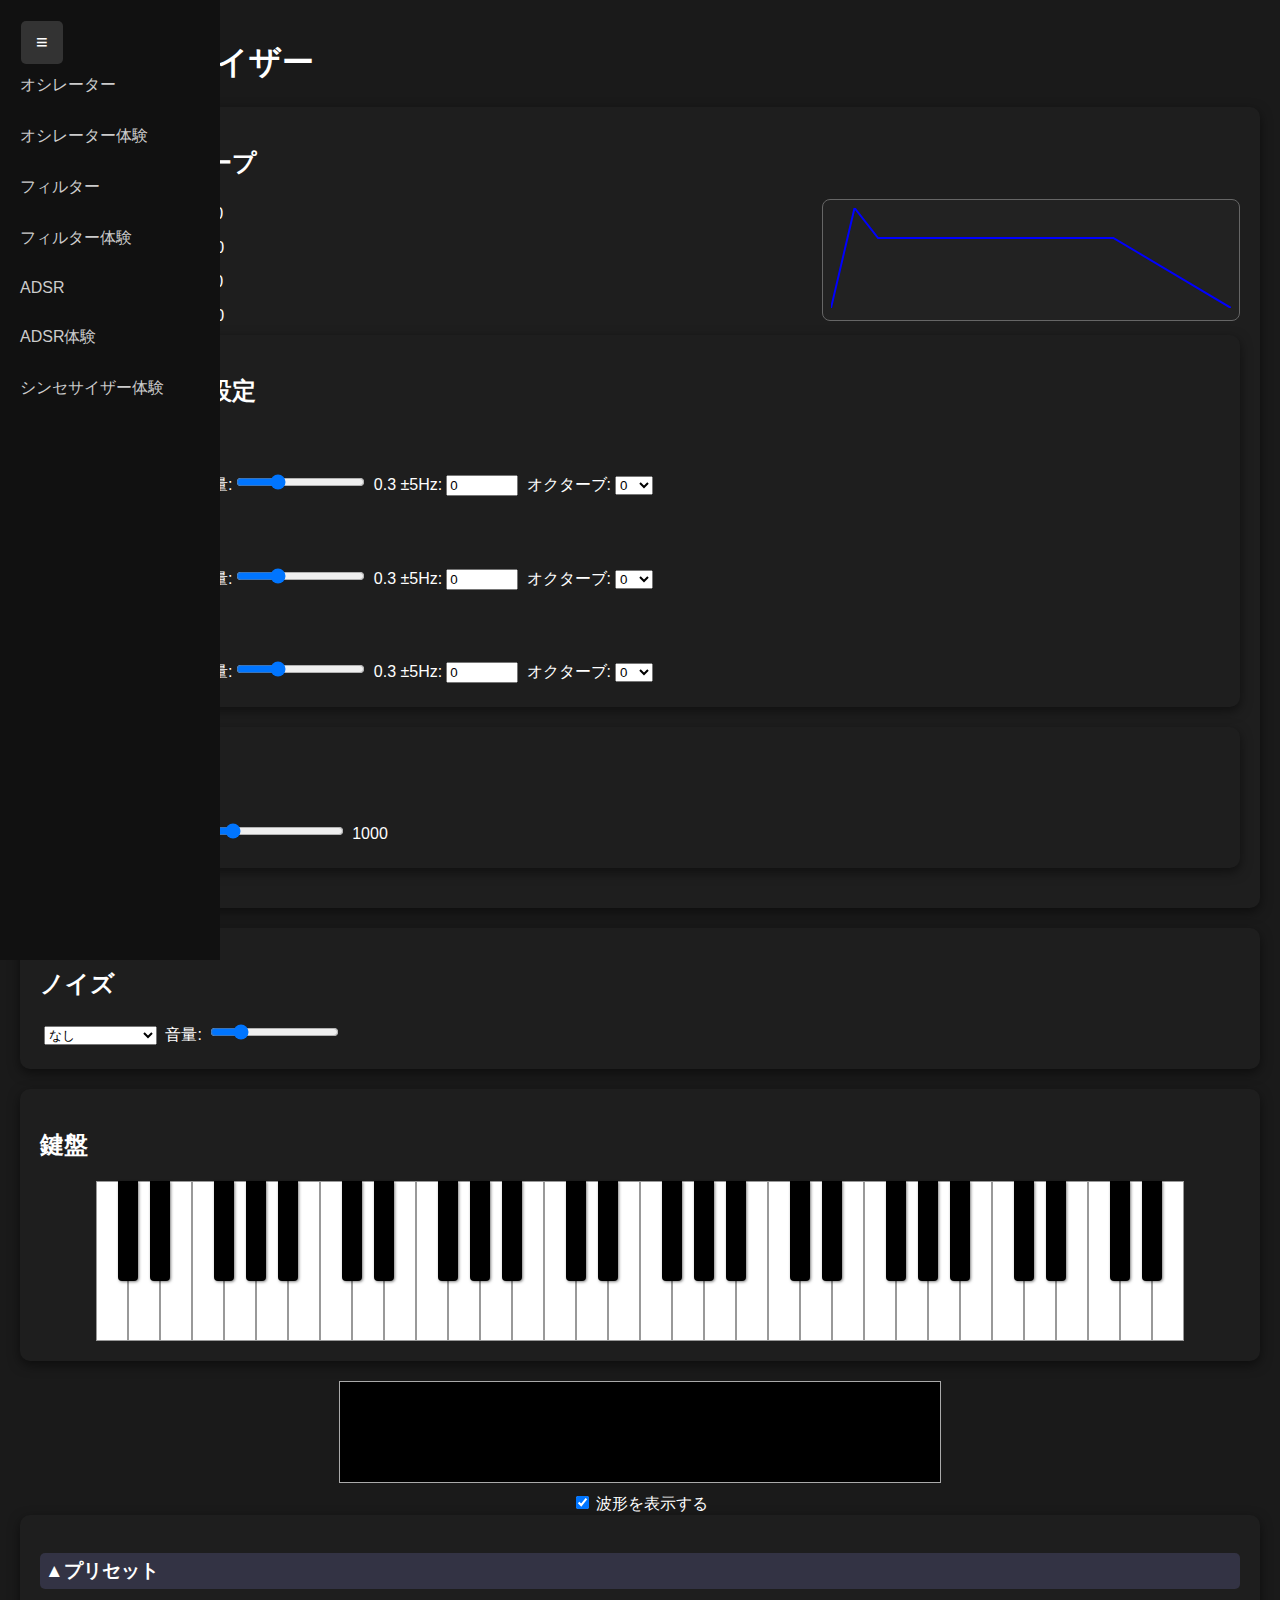
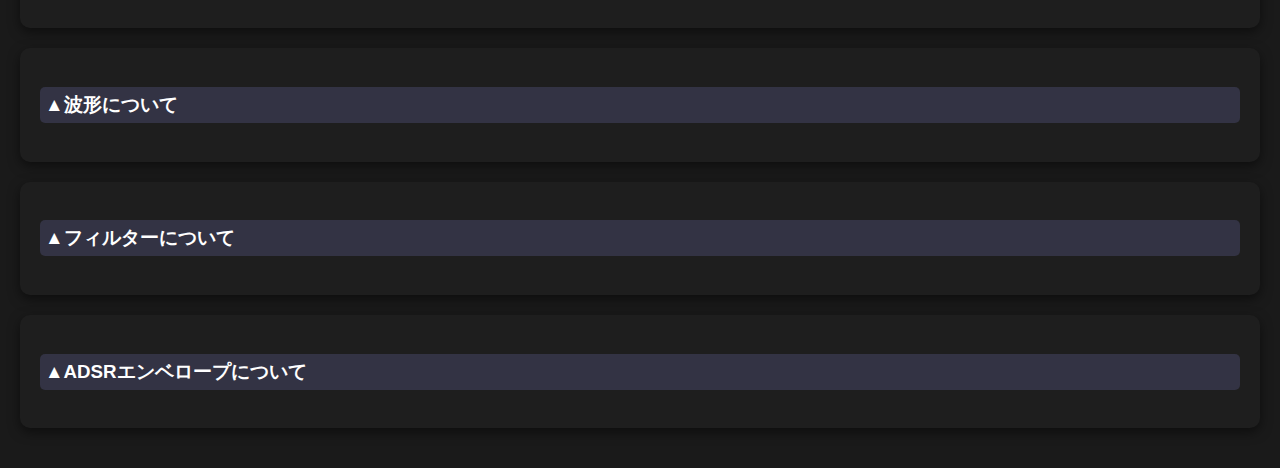
<file: synthe-taiken.html>
<!DOCTYPE html>
<html lang="ja">
<head>
  <meta charset="UTF-8" />
  <link rel="stylesheet" href="style.css" />
  <title>シンセサイザー</title>
  <link rel="stylesheet" href="sidebar.css">
  <script src="sidebar.js" defer></script>
</head>
<body>
  <!-- 折りたたみボタン -->
  <button id="sidebarToggle">≡</button>

  <!-- サイドバー（目次） -->
  <div id="sidebar" class="">
    <a href="index.html">オシレーター</a>
	<a href="oscillator.html">オシレーター体験</a>
    <a href="page1.html">フィルター</a>
	<a href="filter.html">フィルター体験</a>
    <a href="page2.html">ADSR</a>
	<a href="ADSR.html">ADSR体験</a>
	<a href="synthe-taiken.html">シンセサイザー体験</a>
  </div>
  <h1>　　シンセサイザー</h1>
<div class="section">
  <h2>ADSRエンベロープ</h2>
  <div class="adsr-layout">
    <div class="adsr-sliders">
      <div class="slider-group">A:<input type="range" id="attack" min="0" max="2" step="0.01" value="0.1"><span id="attackVal">0.10</span></div>
      <div class="slider-group">D:<input type="range" id="decay" min="0" max="2" step="0.01" value="0.1"><span id="decayVal">0.10</span></div>
      <div class="slider-group">S:<input type="range" id="sustain" min="0" max="1" step="0.01" value="0.7"><span id="sustainVal">0.70</span></div>
      <div class="slider-group">R:<input type="range" id="release" min="0" max="2" step="0.01" value="0.5"><span id="releaseVal">0.50</span></div>
    </div>
  <div class="adsr-graph-box">
    <canvas id="adsrCanvas" width="400" height="100"></canvas>
  </div>
</div>

<div class="section">
  <h2>オシレーター設定</h2>
  <div id="controls"></div>
</div>

<div class="section">
  <h2>フィルター</h2>
    <select id="filterType">
      <option value="lowpass">ローパス</option>
      <option value="highpass">ハイパス</option>
      <option value="bandpass">バンドパス</option>
    </select>
    Cutoff:
    <input type="range" id="cutoff" min="100" max="10000" value="1000" oninput="document.getElementById('cutoffVal').innerText = this.value">
    <span id="cutoffVal">1000</span>
  </div>
</div>

  
  <div class="section">
    <h2>ノイズ</h2>
    <select id="noiseType">
      <option value="none">なし</option>
      <option value="white">ホワイトノイズ</option>
      <option value="pink">ピンクノイズ</option>
    </select>
    音量:
    <input type="range" id="noiseGain" min="0" max="1" step="0.01" value="0.2">
  </div>

  

  <div class="section">
  <h2>鍵盤</h2>
  <div id="keyboard"></div>
</div>

<!-- 波形を鍵盤の真下中央に配置 -->
<canvas id="oscilloscope"></canvas>
<div style="text-align:center; margin-top:10px;">
  <label><input type="checkbox" id="toggleScope" checked> 波形を表示する</label>
</div>

<!-- <h2>シンセサイザークイズ $D83C$DFB9</h2>
  <div id="quizContainer">
    <p id="quizImage" style="text-align:center;"></p>
    <p id="quizQuestion"></p>
    <div id="quizChoices"></div>
    <p id="quizFeedback"></p>
    <p id="quizResult"></p>
    <p id="quizHint" style="margin-top:10px;"></p>
  </div>
-->


  


<div class="section">
    <h3 class="toggle-header">▲プリセット</h3>
    <div class="section-content">
      <button onclick="loadPreset('bass')">ベース</button>
      <button onclick="loadPreset('lead')">リード</button>
    </div>
  </div>

<div class="section">
  <h3 class="toggle-header">▲波形について</h3>
  <div class="section-content">
    <p><strong>正弦波(サイン波):</strong> 柔らかく、優しい音。ベースや、深みを出すのに有効。</p>
    <p><strong>三角波:</strong> 正弦波に近いが少し明るい音。</p>
    <p><strong>ノコギリ波:</strong> 最も明るく、存在感のある音。いかにもシンセサイザーの音。</p>
    <p><strong>矩形波:</strong> パルス的で、はっきりした音。ゲーム音などに有効。</p>
  </div>
</div>


<div class="section">
  <h3 class="toggle-header">▲フィルターについて</h3>
  <div class="section-content">
    <p><strong>ローパスフィルター:</strong> 低域周波成分を通して、高域周波成分をカットするフィルター</p>
    <p><strong>バンドパスフィルター:</strong> 中域周波成分だけを通すフィルター</p>
    <p><strong>ハイパスフィルター:</strong> 高域周波成分を通して、低域周波成分をカットするフィルター</p>
  </div>
</div>


<div class="section">
  <h3 class="toggle-header">▲ADSRエンベロープについて</h3>
  <div class="section-content">
    <p><strong>Attack:</strong> 音が鳴り始めてから最大音量になるまでの時間</p>
    <p><strong>Decay:</strong> 最大音量からSustainの音量に下がるまでの時間</p>
    <p><strong>Sustain:</strong> 音を押し続けている間に保たれる音量</p>
    <p><strong>Release:</strong> 鍵を離してから音が完全に消えるまでの時間</p>
  </div>
</div>
  <script>
    const audioCtx = new (window.AudioContext || window.webkitAudioContext)();
    const analyser = audioCtx.createAnalyser();
    const scope = document.getElementById("oscilloscope");
    const scopeCtx = scope.getContext("2d");
    const adsrCanvas = document.getElementById("adsrCanvas");
    const adsrCtx = adsrCanvas.getContext("2d");

    const attack = document.getElementById("attack");
    const decay = document.getElementById("decay");
    const sustain = document.getElementById("sustain");
    const release = document.getElementById("release");
    let activeTouchKey = null; // スマホで今押してる鍵


    function drawADSR() {
  adsrCtx.clearRect(0, 0, adsrCanvas.width, adsrCanvas.height);
  adsrCtx.strokeStyle = "#00f";
  adsrCtx.lineWidth = 2;

  const a = parseFloat(attack.value);
  const d = parseFloat(decay.value);
  const s = parseFloat(sustain.value);
  const r = parseFloat(release.value);

  const totalTime = a + d + r + 1; // サステインを1秒固定で可視化
  const scaleX = adsrCanvas.width / totalTime;

  // 値表示更新
  document.getElementById("attackVal").innerText = a.toFixed(2);
  document.getElementById("decayVal").innerText = d.toFixed(2);
  document.getElementById("sustainVal").innerText = s.toFixed(2);
  document.getElementById("releaseVal").innerText = r.toFixed(2);

  adsrCtx.beginPath();
  adsrCtx.moveTo(0, 100);
  adsrCtx.lineTo(a * scaleX, 0);                            // Attack
  adsrCtx.lineTo((a + d) * scaleX, 100 - s * 100);          // Decay
  adsrCtx.lineTo((a + d + 1) * scaleX, 100 - s * 100);      // Sustain (1s)
  adsrCtx.lineTo((a + d + 1 + r) * scaleX, 100);            // Release
  adsrCtx.stroke();
}
drawADSR();
['attack', 'decay', 'sustain', 'release'].forEach(id =>
  document.getElementById(id).addEventListener("input", drawADSR)
);


    function createOscillatorControls(i) {
      const div = document.createElement("div");
      div.innerHTML = `
        <h4>オシレーター${i + 1}</h4>
        波形:<select id="wave${i}">
          <option value="sine">正弦波</option>
          <option value="triangle">三角波</option>
          <option value="square">矩形波</option>
          <option value="sawtooth">ノコギリ波</option>
        </select>
        音量:<input type="range" id="gain${i}" min="0" max="1" step="0.01" value="0.3"
        oninput="document.getElementById('gainVal${i}').innerText = this.value">
        <span id="gainVal${i}">0.3</span>

        ±5Hz:<input type="number" id="detune${i}" min="-5" max="5" step="0.1" value="0">
        オクターブ:<select id="octave${i}">
          <option value="0">0</option>
          <option value="-1">-1</option>
          <option value="1">+1</option>
        </select>
      `;
      document.getElementById("controls").appendChild(div);
    }

    for (let i = 0; i < 3; i++) createOscillatorControls(i);

const keyboard = document.getElementById("keyboard");
function midiToFreq(midi) {
  return 440 * Math.pow(2, (midi - 69) / 12); // A4 = MIDI 69 = 440Hz
}

function isBlackKey(midi) {
  const noteInOctave = midi % 12;
  return [1, 3, 6, 8, 10].includes(noteInOctave); // C#, D#, F#, G#, A#
}


keyboard.innerHTML = "";
let whiteKeyCount = 0;
for (let midi = 48; midi <= 105; midi++) {

  const freq = midiToFreq(midi);
  const key = document.createElement("div");

  if (isBlackKey(midi)) {
    key.classList.add("black-key");
    // 黒鍵の位置：直前の白鍵の中央に重ねる
    key.style.left = `${whiteKeyCount * 32 - 10}px`;
  } else {
    key.classList.add("white-key");
    whiteKeyCount++;
  }

  addNoteEventListeners(key, freq);
  keyboard.appendChild(key);
}



  


function addNoteEventListeners(elem, freq) {
  // PC用
  elem.addEventListener("mousedown", () => {
    startNote(freq);
    elem.classList.add("active");
  });
  elem.addEventListener("mouseup", () => {
    stopNote(freq);
    elem.classList.remove("active");
  });
  elem.addEventListener("mouseleave", () => {
    stopNote(freq);
    elem.classList.remove("active");
  });

  // スマホ用
  elem.addEventListener("touchstart", (e) => {
    e.preventDefault();
    if (activeTouchKey !== elem) {
      startNote(freq);
      elem.classList.add("active");
      activeTouchKey = elem;
    }
  }, { passive: false });

  elem.addEventListener("touchend", () => {
    stopNote(freq);
    elem.classList.remove("active");
    activeTouchKey = null;
  });
}



    const activeNotes = new Map();

function startNote(baseFreq) {
  const now = audioCtx.currentTime;
  const a = parseFloat(attack.value);
  const d = parseFloat(decay.value);
  const s = parseFloat(sustain.value);

  const masterGain = audioCtx.createGain();
  masterGain.gain.setValueAtTime(0, now);
  masterGain.gain.linearRampToValueAtTime(1, now + a);
  masterGain.gain.linearRampToValueAtTime(s, now + a + d);
  masterGain.connect(audioCtx.destination);
  masterGain.connect(analyser);

  const filter = audioCtx.createBiquadFilter();
  filter.type = filterType.value;
  filter.frequency.value = parseFloat(cutoff.value);
  filter.connect(masterGain);

  const oscillators = [];
  for (let i = 0; i < 3; i++) {
    const osc = audioCtx.createOscillator();
    const gain = audioCtx.createGain();
    osc.type = document.getElementById(`wave${i}`).value;
    const detune = parseFloat(document.getElementById(`detune${i}`).value);
    const octave = parseInt(document.getElementById(`octave${i}`).value);
    osc.frequency.value = baseFreq * Math.pow(2, octave) + detune;
    gain.gain.value = parseFloat(document.getElementById(`gain${i}`).value);
    osc.connect(gain);
    gain.connect(filter);
    osc.start(now);
    oscillators.push({ osc, gain });
  }

  // ノイズ
  const noiseType = document.getElementById("noiseType").value;
  const noiseGainValue = parseFloat(document.getElementById("noiseGain").value);
  let noiseSource = null;
  if (noiseType !== "none") {
    const bufferSize = 2 * audioCtx.sampleRate;
    const buffer = audioCtx.createBuffer(1, bufferSize, audioCtx.sampleRate);
    const data = buffer.getChannelData(0);
    let b0 = 0, b1 = 0, b2 = 0, b3 = 0, b4 = 0, b5 = 0, b6 = 0;
    for (let i = 0; i < bufferSize; i++) {
      const white = Math.random() * 2 - 1;
      data[i] = noiseType === "white"
        ? white
        : (b0 = 0.99886 * b0 + white * 0.0555179,
          b1 = 0.99332 * b1 + white * 0.0750759,
          b2 = 0.96900 * b2 + white * 0.1538520,
          b3 = 0.86650 * b3 + white * 0.3104856,
          b4 = 0.55000 * b4 + white * 0.5329522,
          b5 = -0.7616 * b5 - white * 0.0168980,
          b6 = white * 0.115926,
          (b0 + b1 + b2 + b3 + b4 + b5 + b6 + white * 0.5362) * 0.11);
    }

    noiseSource = audioCtx.createBufferSource();
    noiseSource.buffer = buffer;
    noiseSource.loop = true;

    const noiseGain = audioCtx.createGain();
    noiseGain.gain.value = noiseGainValue;
    noiseSource.connect(noiseGain).connect(filter);
    noiseSource.start(now);
  }

  activeNotes.set(baseFreq, { oscillators, masterGain, noiseSource });
  visualize();
}

function playNoteWithSettings(freq, settings) {
  const now = audioCtx.currentTime;
  const a = settings.attack;
  const d = settings.decay;
  const s = settings.sustain;
  const r = settings.release;

  const masterGain = audioCtx.createGain();
  masterGain.gain.setValueAtTime(0, now);
  masterGain.gain.linearRampToValueAtTime(1, now + a);
  masterGain.gain.linearRampToValueAtTime(s, now + a + d);
  masterGain.gain.linearRampToValueAtTime(0, now + a + d + 0.5 + r);
  masterGain.connect(audioCtx.destination);
  masterGain.connect(analyser);

  const filter = audioCtx.createBiquadFilter();
  filter.type = settings.filterType;
  filter.frequency.value = settings.cutoff;
  filter.connect(masterGain);

  for (let i = 0; i < 3; i++) {
    const osc = audioCtx.createOscillator();
    const gain = audioCtx.createGain();
    osc.type = settings.waves[i];
    const detune = settings.detunes[i];
    const octave = settings.octaves[i];
    osc.frequency.value = freq * Math.pow(2, octave) + detune;
    gain.gain.value = settings.gains[i];
    osc.connect(gain);
    gain.connect(filter);
    osc.start(now);
    osc.stop(now + a + d + 0.5 + r);
  }

  visualize();
}


function stopNote(baseFreq = null) {
  const r = parseFloat(release.value);
  const now = audioCtx.currentTime;

  if (baseFreq !== null) {
    const note = activeNotes.get(baseFreq);
    if (note) {
      fadeOutNote(note, now, r);
      activeNotes.delete(baseFreq);
    }
  } else {
    // 引数なしの場合、すべての音を止める（スマホのtouchend用）
    for (const [freq, note] of activeNotes.entries()) {
      fadeOutNote(note, now, r);
      activeNotes.delete(freq);
    }
  }
}

function fadeOutNote(note, now, r) {
  note.masterGain.gain.cancelScheduledValues(now);
  note.masterGain.gain.setValueAtTime(note.masterGain.gain.value, now);
  note.masterGain.gain.linearRampToValueAtTime(0, now + r);

  note.oscillators.forEach(({ osc }) => {
    try { osc.stop(now + r + 0.05); } catch (e) {}
  });

  if (note.noiseSource) {
    try { note.noiseSource.stop(now + r + 0.05); } catch (e) {}
  }
}




    function loadPreset(name) {
      if (name === "bass") {
        wave0.value = "square"; wave1.value = "square"; wave2.value = "sine";
        gain0.value = 0.5; document.getElementById("gainVal0").innerText = "0.5";
        gain1.value = 0.5; document.getElementById("gainVal1").innerText = "0.5";
        gain2.value = 0.2; document.getElementById("gainVal2").innerText = "0.2";
        attack.value = 0.05; decay.value = 0.1; sustain.value = 0.6; release.value = 0.3;
        filterType.value = "lowpass"; cutoff.value = 800;
      } else if (name === "lead") {
        wave0.value = "sawtooth"; wave1.value = "sawtooth"; wave2.value = "triangle";
        gain0.value = 0.5; document.getElementById("gainVal0").innerText = "0.5";
        gain1.value = 0.5; document.getElementById("gainVal1").innerText = "0.5";
        gain2.value = 0.2; document.getElementById("gainVal2").innerText = "0.2";
        attack.value = 0.05; decay.value = 0.2; sustain.value = 0.8; release.value = 0.2;
        filterType.value = "bandpass"; cutoff.value = 1500;
      }
      drawADSR();
    }

    // 開閉式のヘッダー制御（修正済み）
    document.querySelectorAll('.toggle-header').forEach(header => {
      header.addEventListener('click', () => {
        const content = header.nextElementSibling;
        const open = content.classList.toggle('open');
        header.textContent = (open ? '▼' : '▲') + header.textContent.slice(1);
      });
    });

    

    let animationId = null;

function visualize() {
  analyser.fftSize = 2048;
  const bufferLength = analyser.fftSize;
  const dataArray = new Uint8Array(bufferLength);

  function draw() {
    // チェックが外れていたら描画停止
    if (!document.getElementById("toggleScope").checked) {
      scopeCtx.clearRect(0, 0, scope.width, scope.height);
      return;
    }

    animationId = requestAnimationFrame(draw);
    analyser.getByteTimeDomainData(dataArray);
    scopeCtx.fillStyle = "black";
    scopeCtx.fillRect(0, 0, scope.width, scope.height);
    scopeCtx.lineWidth = 2;
    scopeCtx.strokeStyle = "lime";
    scopeCtx.beginPath();
    const sliceWidth = scope.width / bufferLength;
    let x = 0;
    for (let i = 0; i < bufferLength; i++) {
      const v = dataArray[i] / 128.0;
      const y = v * scope.height / 2;
      i === 0 ? scopeCtx.moveTo(x, y) : scopeCtx.lineTo(x, y);
      x += sliceWidth;
    }
    scopeCtx.lineTo(scope.width, scope.height / 2);
    scopeCtx.stroke();
  }

  if (animationId) cancelAnimationFrame(animationId);
  draw();
}



/*
    const quizSamples = [
      {
        waves: ['sawtooth', 'sawtooth', 'sawtooth'],
        gains: [0.4, 0.4, 0.3],
        detunes: [0, 0, 0],
        octaves: [0, 0, 0],
        attack: 0.05,
        decay: 0.1,
        sustain: 0.6,
        release: 0.2,
        filterType: 'lowpass',
        cutoff: 1200,
        hint: "ノコギリ波を使い、フィルターはローパス。ADSRは素早く鳴って少し長めに伸びます。",
        answer: "波形=sawtooth×3、ゲイン=0.4,0.4,0.3、ADSR=0.05/0.1/0.6/0.2、フィルター=lowpass(1200Hz)"
      },
      {
        waves: ['square', 'square', 'sine'],
        gains: [0.5, 0.5, 0.2],
        detunes: [0, 0, 0],
        octaves: [-1, -1, 0],
        attack: 0.02,
        decay: 0.1,
        sustain: 0.5,
        release: 0.2,
        filterType: 'lowpass',
        cutoff: 800,
        hint: "低音向け設定。矩形波で太い音を、サブにサイン波。",
        answer: "波形=square,square,sine、ゲイン=0.5,0.5,0.2、ADSR=0.02/0.1/0.5/0.2、フィルター=lowpass(800Hz)"
      },
      {
        waves: ['triangle', 'triangle', 'square'],
        gains: [0.3, 0.3, 0.4],
        detunes: [0, 0, 0],
        octaves: [0, 0, 0],
        attack: 0.1,
        decay: 0.2,
        sustain: 0.7,
        release: 0.4,
        filterType: 'bandpass',
        cutoff: 1000,
        hint: "落ち着いた音。三角波とバンドパスで中域を強調。",
        answer: "波形=triangle,triangle,square、ゲイン=0.3,0.3,0.4、ADSR=0.1/0.2/0.7/0.4、フィルター=bandpass(1000Hz)"
      }
    ];

    const quizData = [
      {
        type: "choice",
        question: "ADSRにおいて『Attack』とは何ですか？",
        choices: [
          "音が鳴り始めてから最大音量になるまでの時間",
          "音を押している間に維持される音量",
          "鍵を離してから音が消えるまでの時間"
        ],
        correctIndex: 0
      },
      {
        type: "choice",
        question: "矩形波（square wave）の特徴として正しいものは？",
        choices: [
          "なめらかで柔らかい音",
          "金属的で鋭い音",
          "パルス的ではっきりした音"
        ],
        correctIndex: 2
      },
      {
        type: "choice",
        question: "高音だけを通したいときに使うフィルターは？",
        choices: [
          "ローパスフィルター",
          "ハイパスフィルター",
          "バンドパスフィルター"
        ],
        correctIndex: 1
      },
      {
  type: "choice",
  question: "この波形画像は何の種類の波でしょう？",
  choices: [
    "正弦波 (Sine)",
    "三角波 (Triangle)",
    "ノコギリ波 (Sawtooth)",
    "矩形波 (Square)"
  ],
  correctIndex: 3,
  image: "images/sine_wave.png"  
      },

      {
        type: "synth",
        sampleIndex: 0,
        question: "次の音を聴いて、同じ音になるように設定してみましょう。"
      },
      {
        type: "synth",
        sampleIndex: 1,
        question: "次の低音向けの音を再現してください。"
      },
      {
        type: "synth",
        sampleIndex: 2,
        question: "最後の問題です。落ち着いた音を目指して設定してください。"
      }
    ];

    let quizIndex = 0;

    function playQuizSample(index) {
      playNoteWithSettings(440, quizSamples[index]);
    }

    function settingsMatch(user, sample) {
      return (
        user.wave === sample.wave &&
        Math.abs(user.gain - sample.gain) <= 0.15 &&
        Math.abs(user.detune - sample.detune) <= 0.2
        // オクターブは無視
      );
    }

    function allOscillatorsMatch(userSettings, sampleSettings) {
      const matched = new Array(sampleSettings.length).fill(false);
      for (let u of userSettings) {
        let found = false;
        for (let i = 0; i < sampleSettings.length; i++) {
          if (matched[i]) continue;
          if (settingsMatch(u, sampleSettings[i])) {
            matched[i] = true;
            found = true;
            break;
          }
        }
        if (!found) return false;
      }
      return true;
    }

    function checkQuizAnswer(index) {
      const sample = quizSamples[index];
      let correct = true;

      const userSettings = [];
      for (let i = 0; i < 3; i++) {
        userSettings.push({
          wave: document.getElementById(`wave${i}`).value,
          gain: parseFloat(document.getElementById(`gain${i}`).value),
          detune: parseFloat(document.getElementById(`detune${i}`).value),
          octave: parseInt(document.getElementById(`octave${i}`).value) // オクターブは記録だけ
        });
      }

      const sampleSettings = sample.waves.map((wave, i) => ({
        wave: wave,
        gain: sample.gains[i],
        detune: sample.detunes[i],
        octave: sample.octaves[i]
      }));

      if (!allOscillatorsMatch(userSettings, sampleSettings)) correct = false;

      if (Math.abs(parseFloat(attack.value) - sample.attack) > 0.3)correct = false;
      if (Math.abs(parseFloat(decay.value) - sample.decay) > 0.3) correct = false;
      if (Math.abs(parseFloat(sustain.value) - sample.sustain) > 0.3) correct = false;
      if (Math.abs(parseFloat(release.value) - sample.release) > 0.3) correct = false;

      const userFilter = filterType.value;
      const sampleFilter = sample.filterType;
      if (userFilter !== sampleFilter) {
        correct = false;
      }

      if (Math.abs(parseFloat(cutoff.value) - sample.cutoff) > 200) correct = false;

      const result = document.getElementById("quizResult");
      if (correct) {
        result.innerText = "$2705 正解です！次の問題に進みます...";
        setTimeout(() => {
          quizIndex++;
          if (quizIndex >= quizData.length) {
            document.getElementById("quizContainer").innerHTML = "<h2>$D83C$DF89 全問正解！おめでとうございます！</h2>";
          } else {
            renderQuiz();
          }
        }, 1000);
      } else {
        let message = "$274C 不正解です。設定を見直してみましょう。";
        if (userFilter !== sampleFilter) {
          message += `\n※ お題のフィルターは「${sampleFilter}」ですが、現在は「${userFilter}」になっています。`;
        }
        result.innerText = message;
      }
    }
        
    // 問題文にフィルター種類を追加するよう修正
    function renderQuiz() {
      const container = document.getElementById("quizContainer");
      const q = quizData[quizIndex];
      document.getElementById("quizFeedback").innerText = "";
      document.getElementById("quizResult").innerText = "";
      document.getElementById("quizHint").innerText = "";
      document.getElementById("quizImage").innerHTML = "";
      if (q.image) {
      document.getElementById("quizImage").innerHTML = `<img src="${q.image}" alt="波形画像" style="width:300px;">`;
      }
      if (q.type === "choice") {
        document.getElementById("quizQuestion").innerText = q.question;
        const choicesDiv = document.getElementById("quizChoices");
        choicesDiv.innerHTML = "";
        q.choices.forEach((choice, idx) => {
          const btn = document.createElement("button");
          btn.innerText = choice;
          btn.onclick = () => {
            const feedback = document.getElementById("quizFeedback");
            if (idx === q.correctIndex) {
              feedback.innerText = "$2705 正解です！次の問題に進みます...";
              setTimeout(() => {
                quizIndex++;
                renderQuiz();
              }, 1000);
            } else {
              feedback.innerText = "$274C 不正解です。";
            }
          };
          choicesDiv.appendChild(btn);
        });
      } else if (q.type === "synth") {
        const sample = quizSamples[q.sampleIndex];
        document.getElementById("quizQuestion").innerHTML = `$D83C$DFA7 ${q.question}（フィルター: ${sample.filterType}）`;
        const choicesDiv = document.getElementById("quizChoices");
        choicesDiv.innerHTML = `
          <button onclick="playQuizSample(${q.sampleIndex})">$D83C$DFB5 お題の音を再生</button>
          <button onclick="document.getElementById('quizHint').innerText = '${sample.hint}'">$D83D$DCA1 ヒントを見る</button>
          <button onclick="checkQuizAnswer(${q.sampleIndex})">$2705 答え合わせ</button>
          <button onclick="document.getElementById('quizHint').innerText = '${sample.answer}'">$D83D$DD0D 答えを見る</button>
        `;
      }
    }

    document.addEventListener("touchend", () => {
  if (activeTouchKey) {
    stopNote();  
    activeTouchKey = null;
  }
});



  // 最初のクイズを表示
  window.onload = () => {
    renderQuiz();
  };
*/

document.getElementById("toggleScope").addEventListener("change", () => {
  if (document.getElementById("toggleScope").checked) {
    visualize(); // 再描画開始
  } else {
    scopeCtx.clearRect(0, 0, scope.width, scope.height); // 即座に非表示
  }
});


  </script>
</body>
</html>
</file>
<file: sidebar.css>
/* sidebar.css */
body {
  margin: 0;
  font-family: sans-serif;
  background-color: #1a1a1a;
  color: white;
}

#sidebarToggle {
  position: fixed;
  top: 1rem;
  left: 1rem;
  z-index: 1001;
  background-color: #333;
  color: white;
  border: none;
  padding: 10px 15px;
  font-size: 20px;
  cursor: pointer;
  border-radius: 5px;
}

#sidebar {
  position: fixed;
  top: 0;
  left: 0;
  width: 220px;
  height: 100%;
  background-color: #111;
  overflow: auto;
  padding-top: 60px;
  transition: transform 0.3s ease;
  z-index: 1000;
}

#sidebar.closed {
  transform: translateX(-100%);
}

#sidebar a {
  display: block;
  padding: 15px 20px;
  color: #ccc;
  text-decoration: none;
  transition: background 0.2s;
}

#sidebar a:hover {
  background-color: #333;
}
</file>
<file: style.css>
/* 全体の背景と文字色 */
body {
  font-family: 'Segoe UI', sans-serif;
  background: #111;
  margin: 0;
  padding: 20px;
  color: #eee;
}

/* セクション全体のスタイル */
.section {
  background: #1e1e1e;
  padding: 20px;
  margin-bottom: 20px;
  border-radius: 10px;
  box-shadow: 0 4px 12px rgba(0, 0, 0, 0.5);
}

/* 見出し */
h1, h2, h3, h4 {
  color: #fff;
}

/* ボタン */
button {
  margin: 5px;
  padding: 10px 18px;
  border: none;
  background: #3f51b5;
  color: white;
  border-radius: 6px;
  font-weight: bold;
  cursor: pointer;
  transition: background 0.2s ease;
}
button:hover {
  background: #5c6bc0;
}

/* セレクトやスライダー */
select, input[type=range], input[type=number] {
  margin: 4px;
}

/* スライダーグループ */
.slider-group {
  margin-bottom: 10px;
}

/* トグルヘッダー */
.toggle-header {
  cursor: pointer;
  user-select: none;
  font-weight: bold;
  padding: 5px;
  background: #334;
  border-radius: 5px;
}
.toggle-header:hover {
  background: #445;
}
.section-content {
  margin-top: 10px;
  display: none;
}
.section-content.open {
  display: block;
}

/* キーボード本体 */
#keyboard {
  position: relative;
  width: fit-content;
  margin: 0 auto;
  height: 160px;
}

/* 白鍵 */
.white-key {
  width: 32px;
  height: 160px;
  background: white;
  border: 1px solid #999;
  box-sizing: border-box;
  z-index: 1;
  position: relative;
  display: inline-block;
}

/* 黒鍵 */
.black-key {
  width: 20px;
  height: 100px;
  background: black;
  position: absolute;
  top: 0;
  z-index: 2;
  border-radius: 0 0 4px 4px;
  box-shadow: 1px 1px 3px rgba(0,0,0,0.5);
}

/* 波形オシロスコープ */
#oscilloscope {
  display: block;
  margin: 20px auto 0 auto;
  border: 1px solid #aaa;
  background: black;
  width: 600px;
  height: 100px;
}


/* クイズ用波形画像 */
#quizImage img {
  display: block;
  margin: 0 auto;
  max-width: 100%;
}

.white-key.active {
  background: #88c0d0; /* 好きな色に調整可能 */
}

.black-key.active {
  background: #4fc3f7; /* 黒鍵用の色 */
}

.adsr-layout {
  display: flex;
  align-items: flex-start;
  justify-content: flex-start; /* これで左寄せ */
  gap: 16px; /* スライダーとグラフの間の適度な余白 */
}


.adsr-sliders {
  flex: 1;
  min-width: 200px;
}


.adsr-graph-box {
  border: 1px solid #666;
  padding: 8px;
  border-radius: 8px;
  background: #222;
  margin: 0;            /* 不要な外側余白を除去 */
  flex-shrink: 0;
}
</file>
